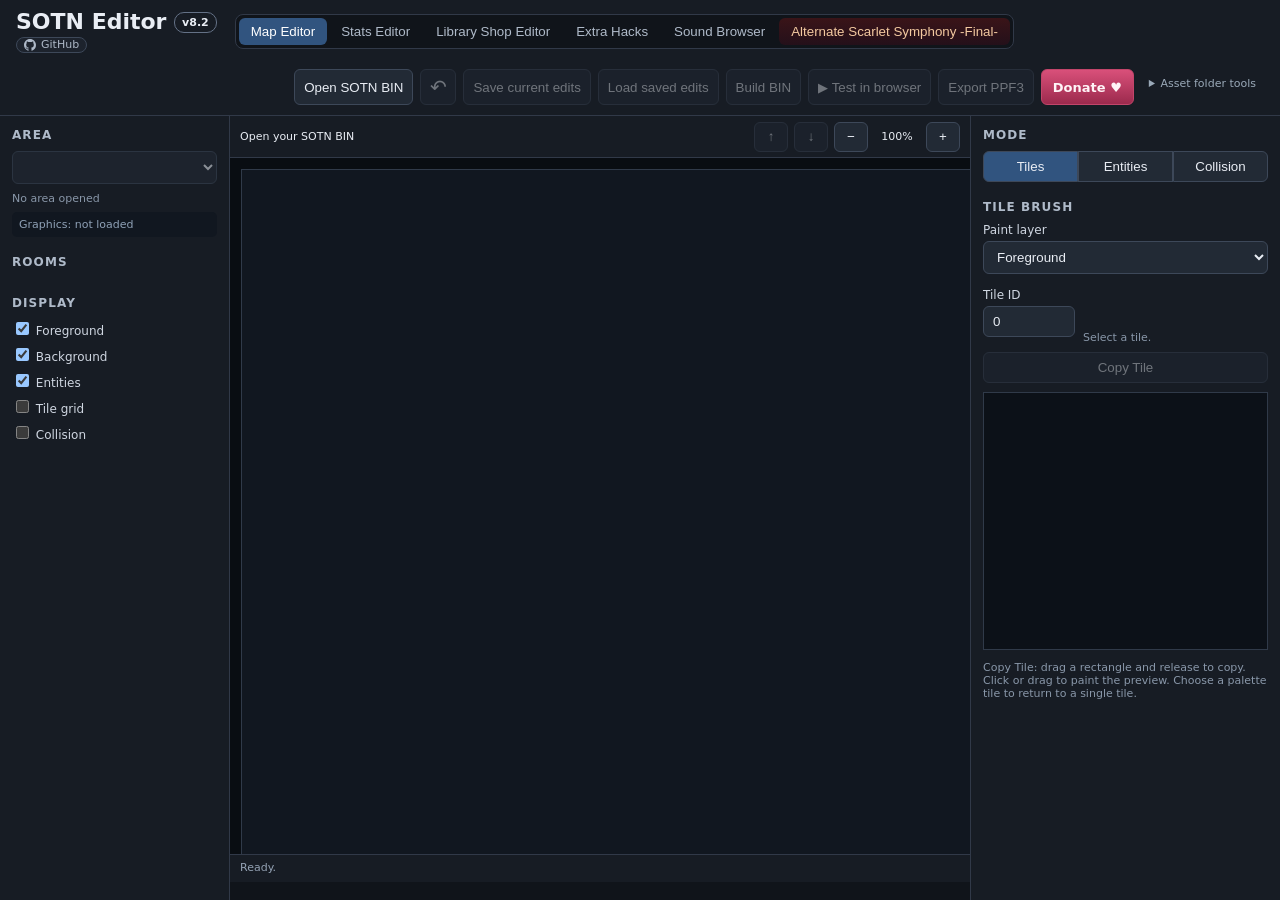
<file: index.html>
<!doctype html>
<html lang="en">
<head>
  <meta charset="utf-8" />
  <meta name="viewport" content="width=device-width, initial-scale=1" />
  <title>SOTN Editor v8.2</title>
  <link rel="stylesheet" href="styles.css" />
</head>
<body>
<header>
  <div class="brand">
    <div class="brandTitle">
      <h1>SOTN Editor <span>v8.2</span></h1>
      <a class="repoLink" href="https://github.com/pddmergilla/sotn-editor" target="_blank" rel="noopener noreferrer" title="Source code on GitHub"><svg viewBox="0 0 16 16" width="12" height="12" aria-hidden="true"><path fill="currentColor" d="M8 0C3.58 0 0 3.58 0 8c0 3.54 2.29 6.53 5.47 7.59.4.07.55-.17.55-.38 0-.19-.01-.82-.01-1.49-2.01.37-2.53-.49-2.69-.94-.09-.23-.48-.94-.82-1.13-.28-.15-.68-.52-.01-.53.63-.01 1.08.58 1.23.82.72 1.21 1.87.87 2.33.66.07-.52.28-.87.51-1.07-1.78-.2-3.64-.89-3.64-3.95 0-.87.31-1.59.82-2.15-.08-.2-.36-1.02.08-2.12 0 0 .67-.21 2.2.82.64-.18 1.32-.27 2-.27.68 0 1.36.09 2 .27 1.53-1.04 2.2-.82 2.2-.82.44 1.1.16 1.92.08 2.12.51.56.82 1.27.82 2.15 0 3.07-1.87 3.75-3.65 3.95.29.25.54.73.54 1.48 0 1.07-.01 1.93-.01 2.2 0 .21.15.46.55.38A8.013 8.013 0 0016 8c0-4.42-3.58-8-8-8z"/></svg>GitHub</a>
    </div>
    <nav class="tabs" role="tablist" aria-label="Editor">
      <button class="tab active" type="button" role="tab" data-tab="map" aria-selected="true">Map Editor</button>
      <button class="tab" type="button" role="tab" data-tab="stats" aria-selected="false">Stats Editor <span id="statsBadge" class="badge hidden">0</span></button>
      <button class="tab" type="button" role="tab" data-tab="shop" aria-selected="false">Library Shop Editor <span id="shopBadge" class="badge hidden">0</span></button>
      <button class="tab" type="button" role="tab" data-tab="extraHacks" aria-selected="false">Extra Hacks</button>
      <button class="tab" type="button" role="tab" data-tab="sound" aria-selected="false">Sound Browser</button>
      <button class="tab ass2Tab" type="button" role="tab" data-tab="ass2" aria-selected="false">Alternate Scarlet Symphony -Final-</button>
    </nav>
  </div>
  <div class="toolbar">
    <button id="openDisc">Open SOTN BIN</button>
    <button id="undoEdit" class="iconButton" type="button" title="Undo (Ctrl+Z)" aria-label="Undo" disabled>↶</button>
    <button id="saveEdits" disabled title="Save your edits without building or rereading the BIN">Save current edits</button>
    <button id="loadEdits" disabled title="Apply a saved edit file to the loaded compatible BIN">Load saved edits</button>
    <button id="buildBin" disabled>Build BIN</button>
    <button id="testGame" disabled>▶ Test in browser</button>
    <button id="exportPpf" disabled>Export PPF3</button>
    <a class="donateButton" href="https://buymeacoffee.com/nukesheart" target="_blank" rel="noopener noreferrer" title="Support the editor and Alternate Scarlet Symphony on Buy Me a Coffee">Donate ♥️</a>
    <details class="legacy"><summary>Asset folder tools</summary><button id="openFolder">Open Area Assets</button><button id="openStageGfx">Load F_AREA.BIN</button><button id="saveAll" disabled>Save Assets</button></details>
  </div>
</header>

<main id="mapView">
  <aside class="left">
    <section>
      <h2>Area</h2>
      <select id="areaSelect" disabled aria-label="Castle area"></select>
      <div id="areaName" class="muted">No area opened</div>
      <div id="gfxStatus" class="sourceStatus">Graphics: not loaded</div>
    </section>

    <section>
      <h2>Rooms</h2>
      <div id="roomList" class="list"></div>
    </section>

    <section>
      <h2>Display</h2>
      <label><input type="checkbox" id="showFg" checked> Foreground</label>
      <label><input type="checkbox" id="showBg" checked> Background</label>
      <label><input type="checkbox" id="showEntities" checked> Entities</label>
      <label><input type="checkbox" id="showGrid"> Tile grid</label>
      <label><input type="checkbox" id="showCollision"> Collision</label>
    </section>
  </aside>

  <section class="center">
    <div class="canvasbar">
      <span id="roomInfo">Open your SOTN BIN</span>
      <div class="zoom">
        <button id="scrollUp" type="button" title="Scroll map up" aria-label="Scroll map up" disabled>↑</button>
        <button id="scrollDown" type="button" title="Scroll map down" aria-label="Scroll map down" disabled>↓</button>
        <button id="zoomOut">−</button>
        <span id="zoomLabel">100%</span>
        <button id="zoomIn">+</button>
      </div>
    </div>
    <div id="canvasWrap">
      <canvas id="mapCanvas" width="1024" height="768"></canvas>
    </div>
    <div class="status" id="status">Ready.</div>
  </section>

  <aside class="right">
    <section>
      <h2>Mode</h2>
      <div class="segmented">
        <button class="mode active" data-mode="tiles">Tiles</button>
        <button class="mode" data-mode="entities">Entities</button>
        <button class="mode" data-mode="collision">Collision</button>
      </div>
    </section>

    <section id="collisionPanel" class="hidden">
      <h2>Collision</h2>
      <label>Layer
        <select id="collisionLayer">
          <option value="fg">Foreground</option>
          <option value="bg">Background</option>
        </select>
      </label>
      <label>Collision value <input id="collisionId" type="number" min="0" max="255" value="0"></label>
      <button id="copyCollision" class="copyTile" type="button" aria-pressed="false" disabled>Copy Collision</button>
      <p class="hint">Click a tile to change its collision value for every use of that tile in this area.</p>
    </section>

    <section id="tilePanel">
      <h2>Tile Brush</h2>
      <label>Paint layer
        <select id="paintLayer">
          <option value="fg">Foreground</option>
          <option value="bg">Background</option>
        </select>
      </label>

      <div class="tileSelection">
        <label>Tile ID
          <input id="tileId" type="number" min="0" max="65535" value="0">
        </label>
        <div id="tileInfo" class="muted">Select a tile.</div>
      </div>
      <button id="copyTile" class="copyTile" type="button" aria-pressed="false" disabled>Copy Tile</button>

      <div id="paletteWrap">
        <canvas id="tilePalette" width="256" height="256"></canvas>
      </div>
      <p class="hint">Copy Tile: drag a rectangle and release to copy. Click or drag to paint the preview. Choose a palette tile to return to a single tile.</p>
    </section>

    <section id="entityPanel" class="hidden">
      <h2>Entities <span id="entityAreaCode"></span></h2>
      <div class="entityPanelHeading"><strong id="entityRoomTitle">No room selected</strong><span id="entityCount">0 entities</span></div>
      <div id="entityList" class="entityList" role="listbox" aria-label="Current room entities"></div>
      <label>Graphics and templates from room <select id="templateRoom" disabled></select></label>
      <p id="graphicsBankHint" class="hint" aria-live="polite"></p>
      <div id="entityEmpty" class="muted">Select an entity from the list or a map marker.</div>
      <div id="entityFields" class="hidden">
        <label>Change type using room template <select id="entityType"></select></label>
        <div class="twocol">
          <label>Room-local X <input id="entityX" type="number" min="-32768" max="32767" step="1"></label>
          <label>Room-local Y <input id="entityY" type="number" min="-32768" max="32767" step="1"></label>
        </div>
        <details class="advancedFields">
          <summary>Advanced fields</summary>
          <div class="twocol">
            <label>Flags <input id="entityFlags" type="number" min="0" max="255" step="1"></label>
            <label>Slot <input id="entitySlot" type="number" min="0" max="255" step="1"></label>
          </div>
          <div class="twocol">
            <label>Spawn ID <input id="entitySpawn" type="number" min="0" max="255" step="1"></label>
            <label>Params <input id="entityParams" type="number" min="0" max="65535" step="1"></label>
          </div>
          <p id="entityParamsHint" class="hint"></p>
        </details>
        <label id="itemChoiceWrap" class="hidden">Drop choice <select id="entityItemChoice"></select></label>
        <div id="heldItemWrap" class="hidden">
          <label id="heldSlotWrap" class="hidden">Item slot <select id="entityPrizeSlot"></select></label>
          <label>Holds item <select id="entityHeldItem"></select></label>
          <p id="heldItemHint" class="hint"></p>
        </div>
        <div id="relicChoiceWrap" class="hidden">
          <label>Holds relic <select id="entityRelic"></select></label>
          <p id="relicHint" class="hint"></p>
        </div>
        <div id="dropChoiceWrap" class="hidden">
          <label><span id="dropChoiceLabel">Drops</span> <select id="entityDrop"></select></label>
          <p id="dropHint" class="hint"></p>
        </div>
        <button id="applyEntity">Apply Changes</button>
      </div>
      <label>Place stage template <select id="newEntityType" disabled></select></label>
      <div class="rowbuttons">
        <button id="addEntity" disabled>Add Entity</button>
        <button id="duplicateEntity" disabled>Duplicate</button>
        <button id="deleteEntity" disabled>Delete</button>
      </div>
      <p id="entityCapacityHint" class="capacityHint" aria-live="polite">Choose a room to inspect its layout slots.</p>
      <p class="hint">Drag a marker or edit its position to move it.</p>
    </section>

  </aside>
</main>

<section id="statsView" class="statsView hidden" aria-label="Stats Editor">
  <div id="statsEmptyState" class="statsEmptyState">
    <h2>Stats Editor</h2>
    <p id="statsEmptyText">Open a SOTN BIN to edit starting stats, spells, subweapons, familiars, enemies and equipment. Values are read from the loaded BIN, so an already modded image shows its own numbers.</p>
  </div>
  <div id="statsLayout" class="statsLayout hidden">
    <nav id="statsNav" class="statsNav" aria-label="Stat sections"></nav>
    <div class="statsMain">
      <div class="statsBar">
        <h2 id="statsTitle">Stats</h2>
        <input id="statsSearch" type="search" placeholder="Filter by name or #" aria-label="Filter">
        <span id="statsSummary" class="muted">No stat changes</span>
        <button id="statsRevertSection" type="button" disabled>Revert section</button>
      </div>
      <p id="statsNotes" class="statWarn hidden"></p>
      <div id="statsContent" class="statsContent"></div>
    </div>
  </div>
  <div class="status" id="statsStatus">Ready.</div>
</section>

<section id="shopView" class="statsView hidden" aria-label="Library Shop Editor">
  <div id="shopEmptyState" class="statsEmptyState">
    <h2>Library Shop Editor</h2>
    <p id="shopEmptyText">Open a SOTN BIN to edit the Master Librarian's shop: what he sells and when, prices, the relic and magic scrolls, gems he buys, tactics prices and the menu. Values are read from the loaded BIN's ST/LIB/LIB.BIN.</p>
  </div>
  <div id="shopLayout" class="statsLayout hidden">
    <nav id="shopNav" class="statsNav" aria-label="Shop sections"></nav>
    <div class="statsMain">
      <div class="statsBar">
        <h2 id="shopTitle">Library shop</h2>
        <input id="shopSearch" type="search" placeholder="Filter by item or #" aria-label="Filter">
        <span id="shopSummary" class="muted">No shop changes</span>
        <button id="shopRevertSection" type="button" disabled>Revert section</button>
      </div>
      <p id="shopNotes" class="statWarn hidden"></p>
      <div id="shopContent" class="statsContent"></div>
    </div>
  </div>
  <div class="status" id="shopStatus">Ready.</div>
</section>

<section id="extraHacksView" class="statsView extraHacksView hidden" aria-label="Extra Hacks">
  <div class="extraHacksBar">
    <h2>Extra Hacks</h2>
    <p>Choose which verified mods to include when you build a BIN or export a PPF3.</p>
  </div>
  <p id="extraHacksSourceStatus" class="extraHacksSourceStatus" aria-live="polite">Open a BIN to inspect Extra Hacks.</p>
  <p id="extraHacksConflict" class="extraHacksConflict hidden" role="alert"></p>
  <div id="extraHacksList" class="extraHacksList" aria-label="Available Extra Hacks"></div>
</section>

<section id="soundView" class="statsView soundView hidden" aria-label="Sound Browser"></section>

<section id="ass2View" class="ass2View hidden" aria-label="Alternate Scarlet Symphony -Final-"></section>

<dialog id="iconPicker" class="iconPicker">
  <div class="iconPickerHead"><strong id="iconPickerTitle">Icon</strong>
    <label>Palette <input id="iconPickerPalette" type="number" min="0" max="319" step="1"></label>
    <button id="iconPickerClose" type="button">Close</button></div>
  <div class="iconPickerScroll"><canvas id="iconPickerGrid"></canvas></div>
</dialog>

<script src="site-stats.js"></script>
<script src="sotn-core.js"></script>
<script src="safe-save.js"></script>
<script src="title-credits.js"></script>
<script src="disc-stage.js"></script>
<script src="entity-catalog.js"></script>
<script src="entity-editor-model.js"></script>
<script src="entity-templates.js"></script>
<script src="stats-core.js"></script>
<script src="stats-catalog.js"></script>
<script src="stats-buffs-data.js"></script>
<script src="weapon-special-rows.js?v=ice-specials-2"></script>
<script src="stats-model.js?v=ice-specials-2"></script>
<script src="weapon-sprites.js"></script>
<script src="shop-model.js?v=F.04"></script>
<script src="stats-ui.js?v=ice-specials-2"></script>
<script src="shop-ui.js?v=F.04"></script>
<script src="extra-hacks-catalog.js?v=F.04"></script>
<script src="extra-hacks-ui.js?v=F.04"></script>
<script src="sound-ui.js?v=8.1"></script>
<script src="ass2/ass2-release.js?v=F.04"></script>
<script src="ass2-core.js"></script>
<script src="ass2-downloads.js"></script>
<script src="ass2-ui.js"></script>
<script src="play-launcher.js"></script>
<script src="edit-session.js"></script>
<script src="app.js?v=8.1"></script>
</body>
</html>
</file>
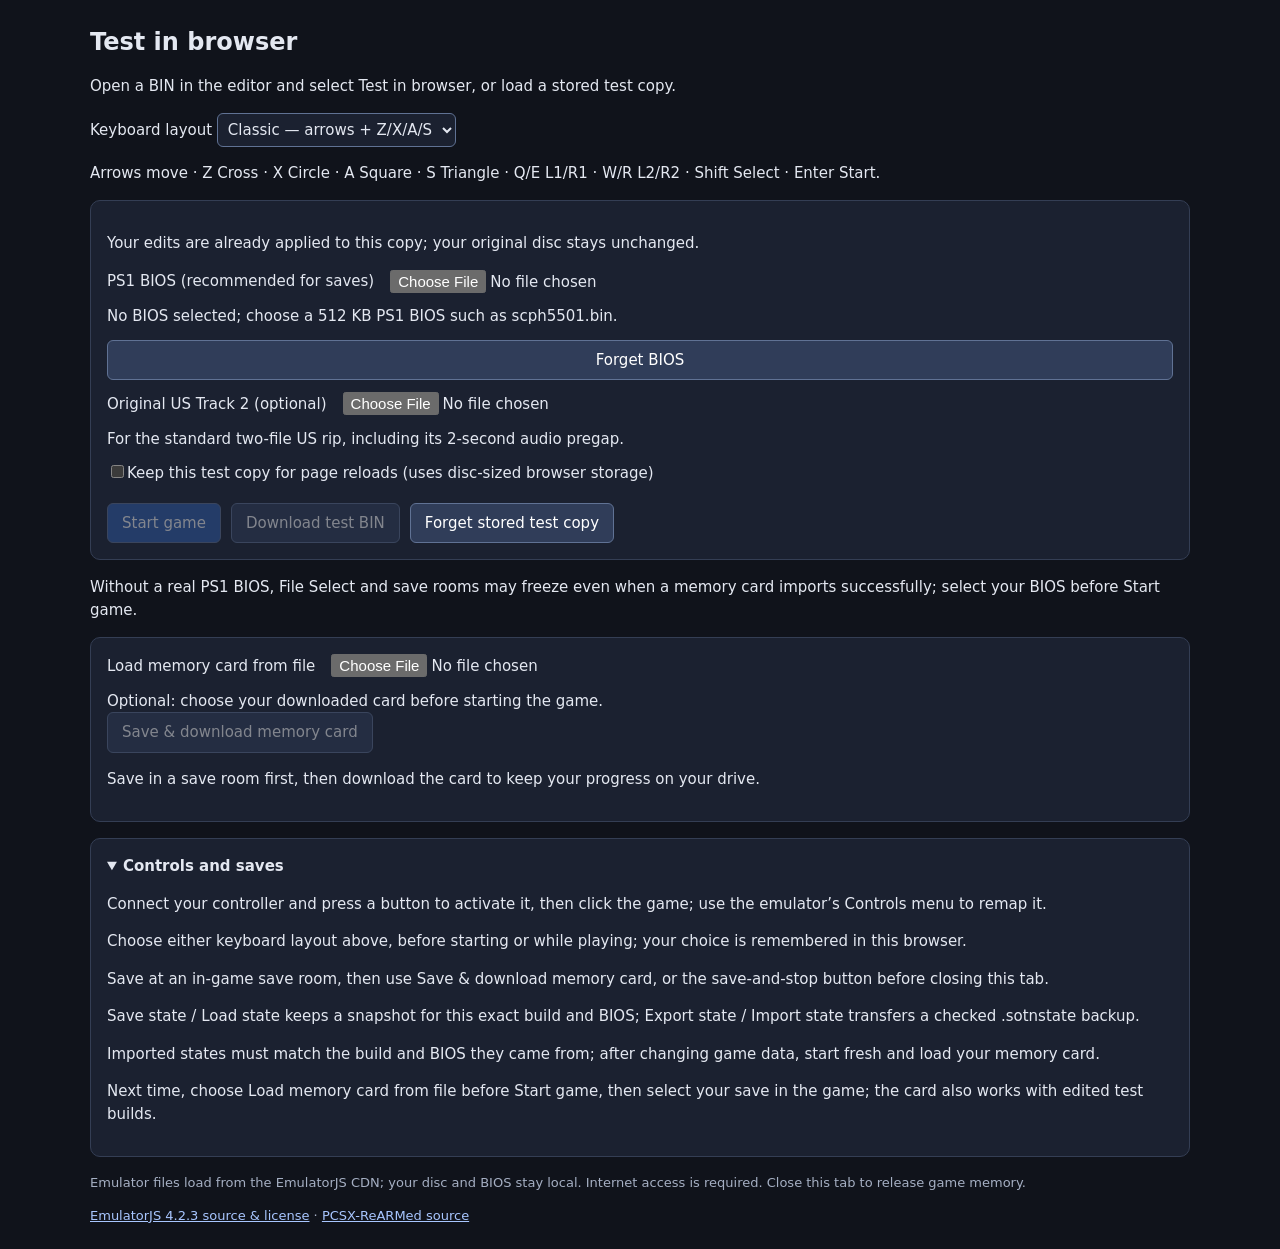
<file: play.html>
<!doctype html>
<html lang="en">
<head>
  <meta charset="utf-8">
  <meta name="viewport" content="width=device-width,initial-scale=1">
  <title>SOTN — Test in browser</title>
  <link rel="stylesheet" href="play.css">
</head>
<body>
  <main>
    <h1>Test in browser</h1>
    <p id="status" role="status">Waiting for a test copy from the editor…</p>
    <label>Keyboard layout
      <select id="keyboardPreset">
        <option value="classic">Classic — arrows + Z/X/A/S</option>
        <option value="wasd">WASD + I/J/K/L</option>
      </select>
    </label>
    <p id="keyboardHelp"></p>
    <section id="setup" aria-label="Game setup">
      <p>Your edits are already applied to this copy; your original disc stays unchanged.</p>
      <div class="options">
        <label>PS1 BIOS (recommended for saves)<input id="bios" type="file" accept=".bin"></label>
        <span id="biosName">No BIOS selected; choose a 512 KB PS1 BIOS such as scph5501.bin.</span>
        <button id="forgetBios" type="button">Forget BIOS</button>
        <label>Original US Track 2 (optional)<input id="audio" type="file" accept=".bin"></label>
        <span>For the standard two-file US rip, including its 2-second audio pregap.</span>
        <label class="check"><input id="keepBuild" type="checkbox">Keep this test copy for page reloads (uses disc-sized browser storage)</label>
      </div>
      <div class="actions">
        <button id="start" type="button" disabled>Start game</button>
        <button id="download" type="button" disabled>Download test BIN</button>
        <button id="resume" type="button" hidden>Load last test copy</button>
        <button id="forgetBuild" type="button">Forget stored test copy</button>
      </div>
    </section>
    <p id="biosWarning" role="status">Without a real PS1 BIOS, File Select and save rooms may freeze even when a memory card imports successfully; select your BIOS before Start game.</p>
    <section id="cardControls" aria-label="Memory card">
      <div class="options">
        <label>Load memory card from file <input id="importCard" type="file" accept=".srm,.mcr,.sav,.bin"></label>
        <span id="cardName">Optional: choose your downloaded card before starting the game.</span>
      </div>
      <button id="downloadCard" type="button" disabled>Save &amp; download memory card</button>
      <a id="cardDownload" hidden>Download memory card again</a>
      <p id="cardStatus" role="status"></p>
      <p>Save in a save room first, then download the card to keep your progress on your drive.</p>
    </section>
    <div id="playControls" class="actions" hidden>
      <button id="fastForward" type="button" aria-pressed="false" aria-keyshortcuts="&#96;">⏩ Fast forward: off</button>
      <span>Press the backtick key (&#96;) to toggle 3× speed.</span>
    </div>
    <div id="game" aria-label="PlayStation emulator"></div>
    <button id="stop" type="button" hidden>Save &amp; download memory card and stop</button>
    <div id="stateControls" class="actions" hidden>
      <button id="saveState" type="button">Save state</button>
      <button id="loadState" type="button">Load state</button>
      <button id="exportState" type="button">Export state</button>
      <label>Import state <input id="importState" type="file" accept=".sotnstate"></label>
    </div>
    <p id="stateStatus" role="status"></p>
    <p id="saveStatus" role="status"></p>
    <details open>
      <summary>Controls and saves</summary>
      <p>Connect your controller and press a button to activate it, then click the game; use the emulator’s Controls menu to remap it.</p>
      <p>Choose either keyboard layout above, before starting or while playing; your choice is remembered in this browser.</p>
      <p>Save at an in-game save room, then use Save &amp; download memory card, or the save-and-stop button before closing this tab.</p>
      <p>Save state / Load state keeps a snapshot for this exact build and BIOS; Export state / Import state transfers a checked .sotnstate backup.</p>
      <p>Imported states must match the build and BIOS they came from; after changing game data, start fresh and load your memory card.</p>
      <p>Next time, choose Load memory card from file before Start game, then select your save in the game; the card also works with edited test builds.</p>
    </details>
    <p class="muted">Emulator files load from the EmulatorJS CDN; your disc and BIOS stay local. Internet access is required. Close this tab to release game memory.</p>
    <footer><a href="https://github.com/EmulatorJS/EmulatorJS/tree/v4.2.3" target="_blank" rel="noopener">EmulatorJS 4.2.3 source &amp; license</a> · <a href="https://github.com/EmulatorJS/pcsx_rearmed" target="_blank" rel="noopener">PCSX-ReARMed source</a></footer>
  </main>
  <script src="play-core.js"></script>
  <script src="play-store.js"></script>
  <script src="play-card.js"></script>
  <script src="play.js"></script>
</body>
</html>
</file>
<file: styles.css>
* { box-sizing: border-box; }
:root { color-scheme: dark; font-family: Inter, system-ui, -apple-system, Segoe UI, sans-serif; }
body { margin:0; background:#10141a; color:#e9edf4; height:100vh; overflow:hidden; display:flex; flex-direction:column; }
header {
  min-height:66px; padding:10px 16px; display:flex; flex:none; flex-wrap:wrap; align-items:center; justify-content:space-between;
  background:#171c24; border-bottom:1px solid #313948; gap:16px;
}
h1 { margin:0; font-size:22px; white-space:nowrap; }
h1 span { font-size:11px; padding:3px 7px; border:1px solid #647186; border-radius:10px; vertical-align:middle; }
header p { margin:4px 0 0; color:#95a1b2; font-size:12px; }
.toolbar { display:flex; flex:1 1 650px; gap:7px; flex-wrap:wrap; justify-content:flex-end; }
.donateButton { display:inline-flex; align-items:center; gap:5px; padding:7px 11px; border:1px solid #c2456a; border-radius:6px;
  background:linear-gradient(180deg,#d9507a,#9c2a4d); color:#fff4f7; font-size:13px; font-weight:600; text-decoration:none; white-space:nowrap; }
.donateButton:hover { background:linear-gradient(180deg,#e5628a,#ad3157); border-color:#e5628a; }
.donateButton:focus-visible { outline:2px solid #ffb3c9; outline-offset:2px; }
button, input, select {
  background:#222a35; color:#e9edf4; border:1px solid #3d4859; border-radius:6px; padding:7px 9px;
}
button { cursor:pointer; }
button:hover { background:#2b3543; }
button:disabled { opacity:.42; cursor:not-allowed; }
.iconButton { width:36px; min-width:36px; font-size:20px; line-height:1; }
main { flex:1; min-height:0; display:grid; grid-template-columns:230px minmax(0,1fr) 310px; }
aside { background:#171c24; overflow:auto; padding:12px; }
.left { border-right:1px solid #313948; }
.right { border-left:1px solid #313948; }
section { margin-bottom:18px; }
h2 { margin:0 0 9px; font-size:12px; text-transform:uppercase; letter-spacing:.09em; color:#afbac9; }
label { display:block; margin:7px 0; font-size:12px; color:#cfd6e1; }
label input:not([type=checkbox]), label select { width:100%; margin-top:4px; }
.muted,.hint { color:#8997a9; font-size:11px; }
.compactText { line-height:1.5; }
code { color:#d2deef; }
.sourceStatus { margin-top:7px; padding:6px 7px; border-radius:5px; background:#111720; color:#8fa1b6; font-size:11px; word-break:break-word; }
.sourceStatus.ok { color:#b8e4bd; background:#122019; }
.list { display:flex; flex-direction:column; gap:4px; }
.room { width:100%; text-align:left; font-size:11px; }
.room.active { outline:2px solid #6da9ff; background:#25364d; }
.center { min-width:0; min-height:0; overflow:hidden; display:flex; flex-direction:column; background:#0b0f14; }
.canvasbar { height:42px; flex:none; padding:7px 10px; display:flex; align-items:center; justify-content:space-between; background:#171c24; border-bottom:1px solid #313948; font-size:11px; }
#roomInfo { min-width:0; overflow:hidden; text-overflow:ellipsis; white-space:nowrap; }
#canvasWrap { flex:1; min-height:0; overflow-x:auto; overflow-y:scroll; scrollbar-gutter:stable; scrollbar-color:#667588 #171c24; position:relative; background:#090d12; }
#mapCanvas { display:block; margin:12px; background:#111720; image-rendering:pixelated; box-shadow:0 0 0 1px #303a49; }
.status { flex:none; height:28px; padding:6px 10px; background:#171c24; border-top:1px solid #313948; color:#94a2b4; font-size:11px; }
.segmented { display:flex; }
.segmented button { flex:1; border-radius:0; }
.segmented button:first-child { border-radius:6px 0 0 6px; }
.segmented button:last-child { border-radius:0 6px 6px 0; }
.segmented .active { background:#31547f; }
.hidden { display:none !important; }
.rowbuttons { display:grid; grid-template-columns:repeat(3,1fr); gap:6px; margin-top:8px; }
.entityPanelHeading { display:flex; align-items:center; justify-content:space-between; gap:8px; margin-bottom:6px; color:#cfd6e1; font-size:11px; }
#entityAreaCode { margin-left:5px; color:#8fa1b6; font-size:10px; }
.entityList { display:flex; flex-direction:column; gap:4px; max-height:220px; overflow:auto; margin-bottom:9px; }
.entityRow { width:100%; min-height:34px; padding:6px 7px; text-align:left; font-size:11px; line-height:1.35; overflow-wrap:anywhere; }
.entityRow.active { outline:2px solid #6da9ff; background:#25364d; }
.advancedFields { margin:9px 0; border-top:1px solid #303a49; padding-top:8px; }
.advancedFields summary { cursor:pointer; color:#afbac9; font-size:11px; }
.capacityHint { margin:8px 0; padding:7px; border-left:2px solid #c7a865; background:#211f1a; color:#d7c79f; font-size:11px; line-height:1.4; }
#entityItemChoice { width:100%; margin-top:4px; }
.twocol { display:grid; grid-template-columns:1fr 1fr; gap:7px; }
.zoom { display:flex; align-items:center; gap:6px; }
.zoom { flex:none; }
.zoom button { width:34px; height:30px; padding:3px; }
#zoomLabel { min-width:46px; text-align:center; }
.tileSelection { display:grid; grid-template-columns:92px 1fr; align-items:end; gap:8px; }
.copyTile { width:100%; margin-top:8px; }
.copyTile.active { background:#31547f; border-color:#77adf5; }
#mapCanvas.copying { cursor:crosshair; }
#canvasWrap.panning, #canvasWrap.panning #mapCanvas { cursor:grabbing; user-select:none; }
#paletteWrap { margin-top:9px; max-height:430px; overflow:auto; background:#0c1118; border:1px solid #303a49; }
#tilePalette { display:block; width:256px; image-rendering:pixelated; }
#areaSelect { width:100%; margin-bottom:8px; }
.legacy { position:relative; font-size:11px; color:#9aa9b8; }
.legacy summary { cursor:pointer; padding:8px; }
.legacy[open] { display:flex; gap:5px; align-items:center; flex-wrap:wrap; }
@media(max-width:900px) {
  body { overflow:auto; height:auto; }
  header { align-items:flex-start; flex-direction:column; }
  .toolbar { flex:none; width:100%; justify-content:flex-start; }
  main { height:auto; min-height:calc(100vh - 110px); grid-template-columns:minmax(160px,30%) 1fr; }
  .right { grid-column:1 / -1; border-left:0; border-top:1px solid #313948; display:grid; grid-template-columns:repeat(2,minmax(0,1fr)); gap:12px; }
  .center { min-height:65vh; }
}
@media(max-width:600px) {
  header { padding:10px; }
  .toolbar { width:100%; justify-content:flex-start; }
  main { display:flex; flex-direction:column; }
  .left { border-right:0; border-bottom:1px solid #313948; }
  .left section { margin-bottom:12px; }
  .center { min-height:60vh; }
  .right { display:block; }
  #mapCanvas { margin:8px; }
}

/* v6.0: editor tabs */
.brand { display:flex; flex-shrink:0; flex-wrap:wrap; align-items:center; gap:18px; min-width:0; max-width:100%; }
.brandTitle { display:flex; flex-direction:column; align-items:flex-start; gap:2px; }
.brandTitle h1 { line-height:24px; }
.repoLink { display:inline-flex; align-items:center; gap:5px; padding:1px 7px; border:1px solid #3d4859; border-radius:999px;
  color:#aeb9c8; background:#1d232d; font-size:11px; line-height:12px; text-decoration:none; }
.repoLink:hover { color:#e9edf4; border-color:#647186; background:#262e3a; }
.repoLink:focus-visible { outline:2px solid #6da9ff; outline-offset:2px; }
.tabs { display:flex; flex-wrap:wrap; gap:2px; padding:3px; background:#10141a; border:1px solid #313948; border-radius:8px; max-width:100%; }
.tab { border:0; background:transparent; color:#afbac9; padding:6px 12px; border-radius:6px; white-space:nowrap; }
.tab:hover { background:#222a35; }
.tab.active { background:#31547f; color:#fff; }
.badge { display:inline-block; min-width:18px; margin-left:4px; padding:1px 6px; border-radius:9px; background:#c7a865; color:#171c24; font-size:10px; font-weight:700; }
body.statsTab .legacy { display:none; }

/* v6.0: Stats Editor */
.statsView { flex:1; min-height:0; background:#0b0f14; }
.statsEmptyState { max-width:640px; margin:60px auto; padding:0 16px; color:#95a1b2; line-height:1.6; }
.statsEmptyState h2 { font-size:18px; letter-spacing:0; text-transform:none; color:#e9edf4; }
.statsLayout { height:100%; display:grid; grid-template-columns:220px minmax(0,1fr); }
.statsNav { background:#171c24; border-right:1px solid #313948; overflow:auto; padding:10px 8px; }
.statsNavGroup { margin:12px 6px 5px; font-size:10px; text-transform:uppercase; letter-spacing:.1em; color:#7f8da0; }
.statsNavGroup:first-child { margin-top:2px; }
.statsNavItem { width:100%; display:flex; justify-content:space-between; gap:6px; margin:1px 0; text-align:left; border-color:transparent; background:transparent; font-size:12px; }
.statsNavItem.active { background:#25364d; border-color:#3f5f8a; }
.navCount { color:#e6cf8f; font-size:11px; font-weight:700; }
.statsMain { min-width:0; min-height:0; display:flex; flex-direction:column; }
.statsBar { flex:none; display:flex; align-items:center; gap:10px; flex-wrap:wrap; padding:9px 14px; background:#171c24; border-bottom:1px solid #313948; }
.statsBar h2 { margin:0 auto 0 0; font-size:13px; letter-spacing:.02em; text-transform:none; color:#e9edf4; }
#statsSearch { width:220px; }
#statsNotes { margin:10px 14px 0; }
.statsContent { flex:1; min-height:0; overflow:auto; padding:14px; display:grid; grid-template-columns:repeat(auto-fill,minmax(380px,1fr)); gap:12px; align-content:start; }
.statsEmpty, .wideHint { grid-column:1 / -1; }
.statsEmpty { color:#8997a9; font-size:12px; }
.statCard { min-width:0; background:#171c24; border:1px solid #313948; border-radius:8px; padding:10px 12px 12px; content-visibility:auto; contain-intrinsic-size:auto 320px; }
.statCardHead { display:flex; align-items:center; justify-content:space-between; gap:10px; margin-bottom:8px; min-width:0; }
.statCardHead > strong { font-size:14px; }
.statMeta { flex:none; color:#7f8da0; font-size:11px; white-space:nowrap; max-width:45%; overflow:hidden; text-overflow:ellipsis; }
.itemTitle { flex:1; min-width:0; display:flex; align-items:center; gap:8px; }
.itemIcon { flex:none; width:32px; height:32px; image-rendering:pixelated; cursor:pointer; background:#0c1118; border:1px solid #303a49; border-radius:4px; }
.itemIcon:hover { border-color:#77adf5; }
.sfGrid { display:grid; grid-template-columns:repeat(auto-fill,minmax(98px,1fr)); gap:6px 8px; }
.sf { margin:0; min-width:0; }
.sf.wide { grid-column:span 2; }
.sf.ro .sfLabel::after { content:" (read-only)"; color:#7f8da0; }
.sfLabel { display:block; font-size:11px; color:#8997a9; margin-bottom:3px; white-space:nowrap; overflow:hidden; text-overflow:ellipsis; }
.sf input.sfNum, .sf select, .sfText { width:100%; margin-top:0; }
.sfTextWrap { flex:1; min-width:0; display:flex; align-items:center; gap:6px; }
.sfText.big { font-weight:600; font-size:14px; }
.sfCount { flex:none; font-size:10px; color:#7f8da0; }
.sfCount.over { color:#ff8a8f; }
.sfShared { flex:none; font-size:10px; color:#d7c79f; }
.sfNote { display:block; margin-top:3px; font-size:10.5px; color:#7f8da0; white-space:normal; }
.sfMissing { font-size:11px; color:#7f8da0; }
.changed { border-color:#c7a865 !important; background:#2a2718 !important; }
.invalid { border-color:#e0525a !important; }
input:disabled, select:disabled { opacity:.55; }
.sfElements { position:relative; }
.sfElSummary { cursor:pointer; list-style:none; padding:7px 9px; border:1px solid #3d4859; border-radius:6px; background:#222a35; font-size:12px; white-space:nowrap; overflow:hidden; text-overflow:ellipsis; }
.sfElSummary::-webkit-details-marker { display:none; }
.sfElements[open] .sfElSummary { border-color:#77adf5; }
.sfElGrid { display:grid; grid-template-columns:repeat(3,minmax(0,1fr)); gap:2px 6px; margin-top:4px; padding:6px 8px; background:#111720; border:1px solid #303a49; border-radius:6px; }
.sfElGrid .el { display:flex; align-items:center; gap:5px; margin:2px 0; font-size:11px; }
.sfRows, .effectBox, .sfDrops, .crashBox, .sfMore { margin-top:10px; padding-top:8px; border-top:1px solid #29313e; }
.sfRows h4, .effectBox h4, .sfDrops h4, .crashBox h4 { margin:0 0 6px; font-size:10.5px; text-transform:uppercase; letter-spacing:.08em; color:#afbac9; }
.crashBox .sfRows { border-top:0; margin-top:4px; padding-top:0; }
.sfRow { display:grid; grid-template-columns:minmax(110px,1.3fr) repeat(auto-fit,minmax(92px,1fr)); gap:6px 8px; align-items:end; padding:5px 0; }
.sfRow + .sfRow { border-top:1px dashed #262e3a; }
.sfRowLabel { align-self:center; font-size:12px; color:#cfd6e1; overflow-wrap:anywhere; }
.sfMore summary { cursor:pointer; font-size:11px; color:#afbac9; margin-bottom:6px; }
.effectRow { display:grid; grid-template-columns:minmax(0,1fr) minmax(150px,.9fr); gap:8px; align-items:end; padding:4px 0; }
.effectRow strong { display:block; font-size:12px; }
.effectRow > .sfGrid { grid-column:1 / -1; }
.effectBox > select { width:100%; margin-top:6px; }
.statHint { margin:8px 0 0; color:#8997a9; font-size:11px; line-height:1.45; }
.statWarn { margin:8px 0 0; padding:7px 9px; border-left:2px solid #c7a865; background:#211f1a; color:#d7c79f; font-size:11px; line-height:1.4; }
.iconPicker { padding:0; background:#171c24; color:#e9edf4; border:1px solid #3d4859; border-radius:10px; max-width:min(720px,94vw); }
.iconPicker::backdrop { background:rgba(4,6,10,.7); }
.iconPickerHead { display:flex; align-items:center; gap:12px; padding:10px 12px; border-bottom:1px solid #313948; }
.iconPickerHead strong { margin-right:auto; }
.iconPickerHead label { display:flex; align-items:center; gap:6px; margin:0; }
.iconPickerHead input { width:80px; margin:0; }
.iconPickerScroll { max-height:70vh; overflow:auto; padding:10px; }
#iconPickerGrid { display:block; image-rendering:pixelated; cursor:pointer; background:#0c1118; }
@media(max-width:900px) {
  .statsView { height:auto; min-height:calc(100vh - 110px); }
  .statsLayout { grid-template-columns:1fr; }
  .statsNav { display:flex; gap:4px; overflow-x:auto; border-right:0; border-bottom:1px solid #313948; }
  .statsNavGroup { display:none; }
  .statsNavItem { width:auto; flex:none; }
  .statsContent { grid-template-columns:1fr; }
  .brand { flex-wrap:wrap; gap:10px; }
}
.statsView:not(.hidden) { display:flex; flex-direction:column; }
.statsView > .statsLayout { flex:1; min-height:0; height:auto; }
.statsView > .statsEmptyState { flex:1; }
.dropGrid { display:grid; grid-template-columns:minmax(0,1fr) 92px; gap:6px 8px; }

/* Extra Hacks tab */
.extraHacksView { min-height:0; overflow:hidden; }
.extraHacksBar { flex:none; padding:12px 16px 8px; background:#171c24; border-bottom:1px solid #313948; }
.extraHacksBar h2 { margin:0; color:#e9edf4; font-size:15px; letter-spacing:0; text-transform:none; }
.extraHacksBar p { margin:5px 0 0; color:#95a1b2; font-size:12px; }
.extraHacksSourceStatus { flex:none; margin:0; padding:9px 16px; color:#b8e4bd; background:#122019; font-size:12px; }
.extraHacksConflict { flex:none; margin:8px 16px 0; padding:8px 10px; border-left:2px solid #e0525a; background:#2a1719; color:#ffb4b8; font-size:12px; line-height:1.45; }
.extraHacksList { flex:1; min-height:0; overflow:auto; padding:14px; display:grid; grid-template-columns:repeat(auto-fill,minmax(360px,1fr)); gap:10px; align-content:start; }
.extraHackCard { min-width:0; padding:10px 12px; border:1px solid #313948; border-radius:8px; background:#171c24; }
.extraHacksGroup { grid-column:1 / -1; margin:10px 0 0; padding-bottom:4px; border-bottom:1px solid #2a3240; color:#c9d3e1; font-size:13px; font-weight:600; letter-spacing:.02em; }
.extraHacksGroup:first-child { margin-top:0; }
.extraHackHead { display:flex; align-items:flex-start; justify-content:space-between; gap:10px; }
.extraHackLabel { margin:0; display:flex; align-items:flex-start; gap:9px; color:#e9edf4; font-size:13px; line-height:1.4; }
.extraHackLabel input { flex:none; width:16px; height:16px; margin:1px 0 0; accent-color:#6da9ff; }
.extraHackName { min-width:0; overflow-wrap:anywhere; }
.extraHackText { min-width:0; display:flex; flex-direction:column; gap:2px; }
.extraHackSubtitle { color:#9eacbe; font-size:11px; line-height:1.4; }
.extraHackWip { display:inline-block; padding:0 6px; border:1px solid #8a6a2a; border-radius:8px; color:#f0c674; background:#2a2312; font-size:10px; font-weight:700; letter-spacing:.06em; vertical-align:1px; }
.extraHackLabel:has(input:disabled) { color:#a9b3c1; }
.extraHacksSourceStatus.unsupported { color:#ffb4b8; background:#2a1719; }
.extraHacksList.blocked .extraHackCard { opacity:.55; }
.extraHackStates { display:flex; flex-wrap:wrap; gap:6px 14px; margin:8px 0 0 25px; color:#8997a9; font-size:10.5px; }
.extraHackSelected.changed { color:#e6cf8f; }
.extraHackUpdate { padding:1px 8px; border:1px solid #4a5a73; border-radius:6px; color:#d6e4ff; background:#1d2633; font-size:10.5px; cursor:pointer; }
.extraHackUpdate:disabled { opacity:.5; cursor:default; }
.extraHackReason,.extraHackDetail { margin:7px 0 0 25px; color:#d7c79f; font-size:11px; line-height:1.45; }
.extraHackDetail { color:#9eacbe; }
.extraHackBonus { color:#b8e4bd; }
@media(max-width:900px) {
  .extraHacksView { height:auto; min-height:calc(100vh - 110px); overflow:visible; }
  .extraHacksList { grid-template-columns:1fr; overflow:visible; }
}

/* Sound Browser tab */
.soundView { min-height:0; overflow:hidden; }
.soundBar { flex:none; padding:12px 16px 8px; background:#171c24; border-bottom:1px solid #313948; }
.soundBar h2 { margin:0; color:#e9edf4; font-size:15px; letter-spacing:0; text-transform:none; }
.soundBar p { margin:5px 0 0; color:#95a1b2; font-size:12px; }
.soundStatus { flex:none; margin:0; padding:9px 16px; color:#b8e4bd; background:#122019; font-size:12px; }
.soundStatus.error { color:#ffb4b8; background:#2a1719; }
.soundBody { flex:1; min-height:0; display:flex; flex-direction:column; }
.soundBody.hidden { display:none; }
.soundControls { flex:none; display:flex; flex-wrap:wrap; gap:10px; align-items:end; padding:10px 16px; border-bottom:1px solid #313948; }
.soundControls label { display:flex; flex-direction:column; gap:4px; margin:0; color:#95a1b2; font-size:11px; }
.soundControls label input, .soundControls label select { width:auto; margin:0; max-width:300px; }
.soundControls .soundGrow { flex:1 1 220px; min-width:180px; }
.soundControls .soundGrow input { width:100%; max-width:none; }
.soundLayout { flex:1; min-height:0; display:grid; grid-template-columns:minmax(0,1fr) 360px; }
.soundTableWrap { min-width:0; min-height:0; overflow:auto; }
.soundTable { border-collapse:collapse; width:100%; font-size:12px; }
.soundTable th { position:sticky; top:0; z-index:1; text-align:left; padding:8px 10px; color:#afbac9; background:#171c24; border-bottom:1px solid #313948; font-weight:600; }
.soundTable td { padding:8px 10px; border-bottom:1px solid #232b37; vertical-align:top; overflow-wrap:anywhere; }
.soundTable td small { display:block; margin-top:3px; max-width:520px; color:#8997a9; line-height:1.45; }
.soundTable tbody tr { cursor:pointer; }
.soundTable tbody tr:hover { background:#1b222d; }
.soundTable tbody tr.selected { background:#25364d; }
.soundTable code, .soundDetail code { color:#9fc2f2; }
.soundDetail { min-width:0; min-height:0; overflow:auto; padding:12px 14px; background:#171c24; border-left:1px solid #313948; }
.soundDetail h3 { margin:0 0 8px; font-size:14px; color:#e9edf4; overflow-wrap:anywhere; }
.soundDetail p { margin:8px 0; }
.soundDetail a { color:#9fc2f2; }
.soundDetail label { display:flex; flex-direction:column; gap:4px; margin:8px 0; color:#95a1b2; font-size:11px; }
.soundDetail label select { width:auto; margin:0; max-width:100%; }
.soundDetail audio { display:block; width:100%; margin:10px 0; }
.soundRow { display:flex; flex-wrap:wrap; gap:6px; margin:8px 0; }
.soundRow button { font-size:12px; }
.soundMini { padding:1px 8px; margin-left:6px; font-size:11px; }
.soundList { max-height:160px; overflow:auto; font-size:11px; line-height:1.6; }
.soundTiny { font-size:11px; line-height:1.5; overflow-wrap:anywhere; }
.soundMuted { color:#95a1b2; }
.soundError { color:#ffb4b8; }
@media(max-width:900px) {
  .soundView { height:auto; min-height:calc(100vh - 110px); overflow:visible; }
  .soundBody { display:block; }
  .soundBody.hidden { display:none; }
  .soundLayout { display:block; }
  .soundTableWrap { max-height:55vh; }
  .soundDetail { border-left:0; border-top:1px solid #313948; }
  .soundControls label input, .soundControls label select { max-width:100%; }
}

/* v6.0: weapon movesets */
.movesetBox { margin-top:10px; padding-top:8px; border-top:1px solid #29313e; }
.movesetBox h4 { margin:0 0 6px; font-size:10.5px; text-transform:uppercase; letter-spacing:.08em; color:#afbac9; }
.movesetGrid { display:grid; grid-template-columns:minmax(0,1fr) 120px; gap:6px 8px; }
.movesetBox > select { width:100%; margin:6px 0 2px; }
.specialBox { margin-top:8px; padding:8px; background:#131922; border:1px solid #29313e; border-radius:6px; }
.specialBox .sfGrid { margin-top:6px; }
.smallButton { margin-top:8px; padding:5px 9px; font-size:11px; }
.weaponPreview .sfGrid { margin:8px 0; }
.weaponSpriteSheet { display:block; width:100%; height:auto; image-rendering:pixelated; border:1px solid #303a49; border-radius:4px;
  background-color:#151a22; background-image:conic-gradient(#222a35 25%,transparent 0 50%,#222a35 0 75%,transparent 0); background-size:16px 16px; }
.weaponSpriteSheet.hidden { display:none; }
.weaponColors { display:flex; margin-top:6px; border:1px solid #303a49; }
.weaponColors:empty { display:none; }
.weaponColors span { flex:1; height:16px; }

/* v6.0: Library Shop Editor and shield spells */
#shopSearch { width:220px; }
#shopNotes { margin:10px 14px 0; }
.statSubhead { grid-column:1 / -1; margin:10px 0 0; font-size:12px; letter-spacing:.06em; text-transform:uppercase; color:#afbac9; }
.itemIcon.static { cursor:default; }
.itemIcon.static:hover { border-color:#303a49; }
.shopMilestones { margin:6px 0 0; padding-left:20px; color:#cfd6e1; font-size:11.5px; line-height:1.55; }
.sf.unused { opacity:.45; }

/* Alternate Scarlet Symphony 2.0 tab */
.tab.ass2Tab { color:#f3c9a0; border-color:#6b2a2e; background:linear-gradient(180deg,#3a1418,#24101a); }
.tab.ass2Tab.active { color:#fff1dc; border-color:#c4433f; background:linear-gradient(180deg,#7a1c22,#3d0f16); }
.ass2View { height:calc(100vh - 66px); overflow:auto; background:#0a080c; scrollbar-color:#5b2a30 #120c10; }
.ass2Page { --blood:#c4363b; --gold:#e9c88a; --ink:#f2e8dc; --mute:#b4a596; --line:#3a2329;
  max-width:1180px; margin:0 auto; padding:0 20px 40px; color:var(--ink); }
.ass2Hero { position:relative; margin:0 -20px; padding:56px 28px 0; overflow:hidden; border-bottom:1px solid var(--line);
  background:radial-gradient(ellipse 70% 90% at 50% -10%,rgba(196,54,59,.55),transparent 70%),
             radial-gradient(ellipse 40% 60% at 85% 20%,rgba(232,162,90,.16),transparent 70%),
             linear-gradient(180deg,#1d0b10 0%,#0a080c 100%); }
.ass2Hero::before { content:""; position:absolute; inset:0; pointer-events:none; opacity:.35;
  background:repeating-linear-gradient(90deg,transparent 0 78px,rgba(233,200,138,.05) 78px 80px);
  -webkit-mask-image:linear-gradient(180deg,#000,transparent 85%); mask-image:linear-gradient(180deg,#000,transparent 85%); }
.ass2HeroInner { position:relative; text-align:center; max-width:820px; margin:0 auto; }
.ass2Kicker { margin:0 0 10px; color:var(--gold); font-size:12px; letter-spacing:.32em; text-transform:uppercase; }
.ass2Title { margin:0; color:var(--ink); font:600 clamp(34px,5.4vw,64px)/1.04 "Palatino Linotype","Book Antiqua",Palatino,Georgia,serif;
  letter-spacing:.01em; text-transform:none; text-shadow:0 2px 0 #000,0 0 36px rgba(196,54,59,.55); }
.ass2Title span { display:inline-block; margin-left:.12em; padding:0 .22em; color:#1a0a0c; border-radius:.12em;
  background:linear-gradient(180deg,#f6dca6,#c99a4e); text-shadow:none; font-size:.82em; vertical-align:.06em; }
.ass2Tagline { margin:18px auto 0; max-width:660px; color:#e7d8c8; font-size:16px; line-height:1.6; }
.ass2Cta { display:flex; flex-wrap:wrap; justify-content:center; gap:12px; margin-top:26px; }
.ass2Button { display:inline-flex; align-items:center; gap:8px; padding:11px 18px; border-radius:8px; border:1px solid #6b3a33;
  background:#1f1418; color:var(--ink); font-size:14px; font-weight:600; text-decoration:none; cursor:pointer; }
.ass2Button:hover { background:#2a1a1f; border-color:#a5574a; }
.ass2Button.primary { border-color:#e05a4f; background:linear-gradient(180deg,#d4413f,#8e1d25); color:#fff6ea; box-shadow:0 6px 24px rgba(196,54,59,.35); }
.ass2Button.primary:hover { background:linear-gradient(180deg,#e04c48,#a1222b); }
.ass2Button:disabled { opacity:.45; cursor:not-allowed; box-shadow:none; }
.ass2Button small { font-weight:500; opacity:.8; font-size:12px; }
.ass2Fine { margin:12px 0 0; color:var(--mute); font-size:12px; line-height:1.5; }
.ass2Section { margin-top:44px; }
.ass2H { margin:0 0 16px; color:var(--gold); font:600 24px/1.2 "Palatino Linotype",Georgia,serif; letter-spacing:.01em; text-transform:none; }
.ass2H::after { content:""; display:block; width:56px; height:2px; margin-top:8px; background:linear-gradient(90deg,var(--blood),transparent); }
.ass2Lead { margin:-6px 0 16px; color:var(--mute); font-size:13px; line-height:1.55; }
.ass2Features { display:grid; grid-template-columns:repeat(auto-fill,minmax(260px,1fr)); gap:14px; }
.ass2Feature { min-width:0; padding:18px 18px 16px; border:1px solid var(--line); border-radius:10px;
  background:linear-gradient(180deg,#1a1116,#120d11); transition:border-color .15s,transform .15s; }
.ass2Feature:hover { border-color:#7c3a37; transform:translateY(-2px); }
.ass2Icon { width:38px; height:38px; display:grid; place-items:center; border-radius:50%; color:#fff0dc; font-size:19px;
  background:radial-gradient(circle at 35% 30%,#d4504a,#6d1620); box-shadow:0 0 0 1px #8e3a35,0 0 18px rgba(196,54,59,.35); }
.ass2Feature h3 { margin:12px 0 6px; color:var(--ink); font-size:16px; }
.ass2Feature p { margin:0; color:#d6c7b8; font-size:13px; line-height:1.6; }
.ass2Tags { display:flex; flex-wrap:wrap; gap:6px; margin:12px 0 0; padding:0; list-style:none; }
.ass2Tags li { padding:3px 8px; border:1px solid #4a2c2f; border-radius:999px; color:var(--gold); font-size:11px; background:#1d1317; }
.ass2Shots { display:grid; grid-template-columns:repeat(2,minmax(0,1fr)); gap:14px; }
@media(max-width:700px) { .ass2Shots { grid-template-columns:1fr; } }
.ass2Shot { margin:0; border:1px solid var(--line); border-radius:10px; overflow:hidden; background:#000; }
.ass2Shot img { display:block; width:100%; aspect-ratio:4/3; object-fit:cover; }
.ass2Shot figcaption { padding:8px 10px; color:var(--mute); font-size:12px; background:#140e12; }
.ass2InstallGrid { display:grid; grid-template-columns:repeat(2,minmax(0,1fr)); gap:16px; }
.ass2Panel { min-width:0; padding:20px; border:1px solid var(--line); border-radius:12px; background:linear-gradient(180deg,#191015,#110c10); }
.ass2Panel h3 { margin:0 0 10px; color:var(--ink); font-size:17px; }
.ass2Steps { margin:0 0 16px; padding-left:20px; color:#d6c7b8; font-size:13px; line-height:1.7; }
.ass2Steps code, .ass2Hashes code { color:#f1d8b0; font-size:12px; word-break:break-all; }
.ass2Steps a, .ass2Link { color:#ff9f86; }
.ass2Link { padding:0; border:0; background:none; text-decoration:underline; cursor:pointer; font:inherit; }
.ass2Link:hover { background:none; color:#ffc0ac; }
.ass2Status { margin-top:12px; padding:9px 11px; border-radius:7px; font-size:12px; line-height:1.5; display:flex; flex-wrap:wrap; gap:6px 10px; align-items:baseline; }
.ass2Status.idle { color:var(--mute); background:#1a1316; }
.ass2Status.busy { color:#f1d8b0; background:#241a12; }
.ass2Status.ok { color:#bfe6c2; background:#12201a; }
.ass2Status.bad { color:#ffb4b0; background:#2a1417; }
.ass2Hashes { margin:0; display:grid; grid-template-columns:auto minmax(0,1fr); gap:6px 12px; font-size:12px; }
.ass2Hashes dt { color:var(--mute); }
.ass2Hashes dd { margin:0; display:flex; flex-direction:column; gap:2px; }
.ass2Credits { padding-top:20px; border-top:1px solid var(--line); color:var(--mute); font-size:12px; line-height:1.6; }
.ass2Credits p { margin:0 0 6px; }
@media(max-width:900px) {
  .ass2View { height:auto; min-height:calc(100vh - 110px); }
  .ass2InstallGrid { grid-template-columns:1fr; }
}
@media(prefers-reduced-motion:reduce) { .ass2Feature { transition:none; } .ass2Feature:hover { transform:none; } }
.ass2Support { display:flex; flex-wrap:wrap; align-items:center; gap:10px; margin:14px 0 6px !important; color:var(--ink); font-size:13px; }
.ass2Build { display:flex; flex-wrap:wrap; align-items:baseline; gap:6px 12px; margin:-4px 0 16px; }
.ass2Build strong { color:var(--gold); font:600 22px/1.2 "Palatino Linotype",Georgia,serif; }
.ass2Build .ass2Fine { margin:0; }
.ass2BuildTag { padding:2px 8px; border:1px solid #6b3a33; border-radius:999px; color:var(--mute); font-size:11px; text-transform:uppercase; letter-spacing:.08em; }
</file>
<file: play.css>
:root{color-scheme:dark;font:15px/1.5 system-ui,sans-serif;background:#10131b;color:#e4e8f1}
body{margin:0}main{max-width:1100px;margin:auto;padding:24px}h1{font-size:24px;margin:0 0 10px}
section,details{background:#1b2130;border:1px solid #343e54;border-radius:10px;padding:16px;margin:16px 0}
.options{display:grid;gap:12px}.options label:not(.check){display:flex;align-items:center;gap:16px;flex-wrap:wrap}
.actions{display:flex;gap:10px;flex-wrap:wrap;margin-top:18px}button{font:inherit;background:#303d59;color:#fff;border:1px solid #607294;border-radius:6px;padding:8px 14px;cursor:pointer}
button:disabled{opacity:.45;cursor:default}select{font:inherit;padding:6px;background:#1b2130;color:#e4e8f1;border:1px solid #607294;border-radius:6px}#start{background:#315eac}#game{width:100%;height:min(70vh,720px);min-height:360px;background:#000;border-radius:8px;overflow:hidden}#game:empty{display:none}
#playControls{align-items:center;margin-bottom:12px}#fastForward[aria-pressed="true"]{background:#315eac;border-color:#a8c6ff}
#stop{margin-top:16px}input{font:inherit}a{color:#a8c6ff}.muted,footer{color:#a5afc3;font-size:13px}summary{cursor:pointer;font-weight:600}[hidden]{display:none!important}
@media(max-width:600px){main{padding:12px}#game{min-height:260px;height:55vh}}
</file>
